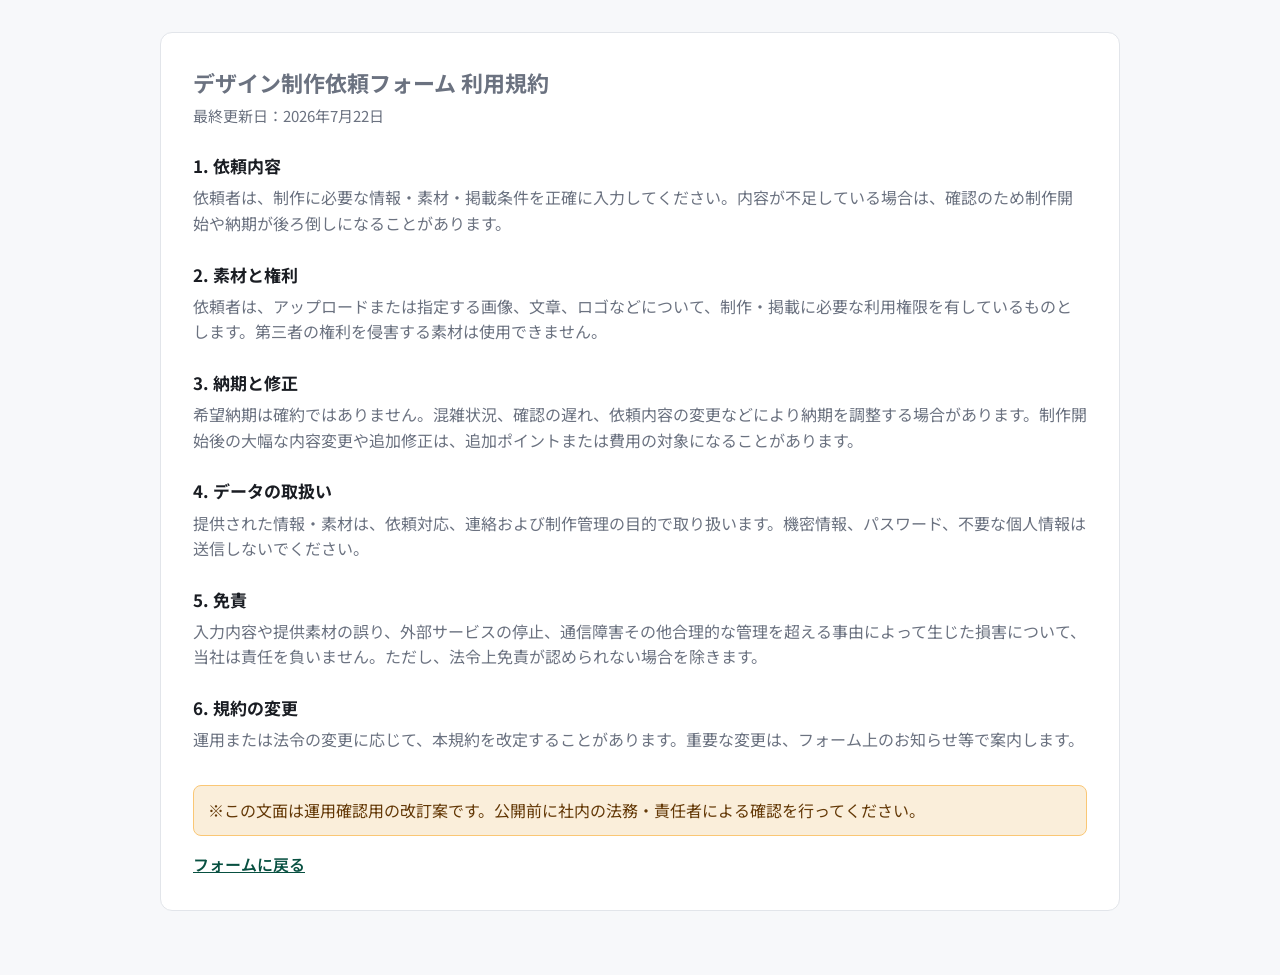
<file: terms.html>
<!DOCTYPE html>
<html lang="ja">
<head>
  <meta charset="UTF-8">
  <meta name="viewport" content="width=device-width, initial-scale=1.0">
  <meta name="robots" content="noindex, nofollow, noarchive, nosnippet">
  <meta name="googlebot" content="noindex, nofollow, noarchive, nosnippet">
  <title>デザイン制作依頼フォーム 利用規約 | 確認用</title>
  <link rel="preconnect" href="https://fonts.googleapis.com">
  <link rel="preconnect" href="https://fonts.gstatic.com" crossorigin>
  <link href="https://fonts.googleapis.com/css2?family=Noto+Sans+JP:wght@400;500;700&display=swap" rel="stylesheet">
  <link rel="stylesheet" href="style.css">
</head>
<body>
  <main class="main">
    <article class="fw terms-page">
      <p class="ptitle">デザイン制作依頼フォーム 利用規約</p>
      <p class="psub">最終更新日：2026年7月22日</p>
      <section><h2>1. 依頼内容</h2><p>依頼者は、制作に必要な情報・素材・掲載条件を正確に入力してください。内容が不足している場合は、確認のため制作開始や納期が後ろ倒しになることがあります。</p></section>
      <section><h2>2. 素材と権利</h2><p>依頼者は、アップロードまたは指定する画像、文章、ロゴなどについて、制作・掲載に必要な利用権限を有しているものとします。第三者の権利を侵害する素材は使用できません。</p></section>
      <section><h2>3. 納期と修正</h2><p>希望納期は確約ではありません。混雑状況、確認の遅れ、依頼内容の変更などにより納期を調整する場合があります。制作開始後の大幅な内容変更や追加修正は、追加ポイントまたは費用の対象になることがあります。</p></section>
      <section><h2>4. データの取扱い</h2><p>提供された情報・素材は、依頼対応、連絡および制作管理の目的で取り扱います。機密情報、パスワード、不要な個人情報は送信しないでください。</p></section>
      <section><h2>5. 免責</h2><p>入力内容や提供素材の誤り、外部サービスの停止、通信障害その他合理的な管理を超える事由によって生じた損害について、当社は責任を負いません。ただし、法令上免責が認められない場合を除きます。</p></section>
      <section><h2>6. 規約の変更</h2><p>運用または法令の変更に応じて、本規約を改定することがあります。重要な変更は、フォーム上のお知らせ等で案内します。</p></section>
      <p class="terms-note">※この文面は運用確認用の改訂案です。公開前に社内の法務・責任者による確認を行ってください。</p>
      <p><a class="terms-link" href="form.html">フォームに戻る</a></p>
    </article>
  </main>
</body>
</html>
</file>
<file: style.css>
/* =============================================
   確認用デザインオーダーフォーム — style.css
   ============================================= */

:root {
  --color-bg: #f7f8fa;
  --color-surface: #ffffff;
  --color-border: #e2e5ea;
  --color-border-light: #eef0f3;
  --color-text: #1a1d23;
  --color-text-sub: #6b7280;
  --color-text-muted: #9ca3af;
  --color-primary: #1D9E75;
  --color-primary-dark: #0F6E56;
  --color-primary-light: #E1F5EE;
  --color-primary-mid: #5DCAA5;
  --color-primary-deep: #085041;
  --color-warn-bg: #FAEEDA;
  --color-warn-border: #FAC775;
  --color-warn-text: #633806;
  --color-error: #A32D2D;
  --color-error-border: #E24B4A;
  --color-error-bg: #FAECE7;
  --color-error-label: #993C1D;
  --radius-sm: 6px;
  --radius-md: 8px;
  --radius-lg: 12px;
  --font: 'Noto Sans JP', sans-serif;
  --header-h: 56px;
}

*, *::before, *::after { box-sizing: border-box; margin: 0; padding: 0; }

body {
  font-family: var(--font);
  background: var(--color-bg);
  color: var(--color-text);
  min-height: 100vh;
  font-size: 16px;
  line-height: 1.6;
}

/* ---- Header ---- */
.site-header {
  position: sticky;
  top: 0;
  z-index: 100;
  background: var(--color-surface);
  border-bottom: 1px solid var(--color-border);
  height: var(--header-h);
}
.header-inner {
  max-width: 1040px;
  margin: 0 auto;
  padding: 0 1.5rem;
  height: 100%;
  display: flex;
  align-items: center;
  justify-content: space-between;
}
.header-logo {
  display: flex;
  align-items: center;
  gap: 8px;
  font-weight: 700;
  font-size: 15px;
  color: var(--color-primary-deep);
}
.header-logo i { font-size: 20px; color: var(--color-primary); }
.header-right {
  font-size: 12px;
  color: var(--color-text-sub);
  font-weight: 500;
}

/* ---- Main & Layout ---- */
.main { padding: 2rem 1.5rem 4rem; }
.fw { max-width: 960px; margin: 0 auto; }

/* ---- Step Indicator ---- */
.steps {
  display: flex;
  margin-bottom: 1.5rem;
  position: relative;
}
.steps::before {
  content: '';
  position: absolute;
  top: 14px;
  left: 0; right: 0;
  height: 1px;
  background: var(--color-border);
  z-index: 0;
}
.sd { flex: 1; text-align: center; position: relative; z-index: 1; }
.dot {
  width: 28px; height: 28px;
  border-radius: 50%;
  border: 1.5px solid var(--color-border);
  background: var(--color-surface);
  margin: 0 auto 5px;
  display: flex; align-items: center; justify-content: center;
  font-size: 12px;
  color: var(--color-text-sub);
  transition: background .2s, border-color .2s, color .2s;
}
.dot i { font-size: 12px; }
.dot.on { background: var(--color-primary); border-color: var(--color-primary); color: #fff; }
.dot.done { background: var(--color-primary-deep); border-color: var(--color-primary-deep); color: #fff; }
.slbl { font-size: 10px; color: var(--color-text-muted); line-height: 1.3; }
.slbl.on { color: var(--color-text); font-weight: 500; }

/* Progress Bar */
.prog-bar { height: 3px; background: var(--color-border-light); border-radius: 2px; margin-bottom: 1.75rem; overflow: hidden; }
.prog-fill { height: 100%; background: var(--color-primary); border-radius: 2px; transition: width .35s ease; }

/* ---- Panels ---- */
.panel { display: none; animation: fadeIn .2s ease; scroll-margin-top: calc(var(--header-h) + 18px); }
.panel.on { display: block; }
@keyframes fadeIn { from { opacity: 0; transform: translateY(6px); } to { opacity: 1; transform: translateY(0); } }

.ptitle { font-size: 22px; font-weight: 700; margin-bottom: 4px; }
.psub { font-size: 15px; color: var(--color-text-sub); margin-bottom: 1.5rem; line-height: 1.6; }

/* ---- Fields ---- */
.field { margin-bottom: 1.15rem; }
.lbl {
  font-size: 15px; font-weight: 500;
  margin-bottom: 6px;
  display: flex; align-items: center; gap: 6px;
}
.req {
  font-size: 11px;
  background: var(--color-error-bg);
  color: var(--color-error-label);
  padding: 1px 7px; border-radius: 4px;
}
.opt {
  font-size: 11px;
  background: var(--color-bg);
  color: var(--color-text-muted);
  padding: 1px 7px; border-radius: 4px;
}
.hint { font-size: 12px; color: var(--color-text-muted); margin-top: 4px; line-height: 1.5; }
.err { font-size: 12px; color: var(--color-error); margin-top: 4px; display: none; }
.field.inv .err { display: block; }
.field.inv input,
.field.inv select,
.field.inv textarea { border-color: var(--color-error-border) !important; }

/* ---- Form Controls ---- */
input, select, textarea {
  width: 100%;
  padding: 9px 12px;
  font-size: 16px;
  font-family: var(--font);
  border: 1px solid var(--color-border);
  border-radius: var(--radius-md);
  background: var(--color-surface);
  color: var(--color-text);
  outline: none;
  transition: border-color .15s, box-shadow .15s;
}
input:focus, select:focus, textarea:focus {
  border-color: var(--color-primary);
  box-shadow: 0 0 0 3px rgba(29,158,117,.12);
}
select {
  appearance: none;
  background-image: url("data:image/svg+xml,%3Csvg xmlns='http://www.w3.org/2000/svg' width='16' height='16' viewBox='0 0 24 24' fill='none' stroke='%239ca3af' stroke-width='2'%3E%3Cpolyline points='6 9 12 15 18 9'/%3E%3C/svg%3E");
  background-repeat: no-repeat;
  background-position: right 11px center;
  padding-right: 36px;
}
textarea { resize: vertical; min-height: 80px; line-height: 1.65; }

/* ---- Grids ---- */
.r2 { display: grid; grid-template-columns: 1fr 1fr; gap: 12px; }
.r3 { display: grid; grid-template-columns: 1fr 1fr 1fr; gap: 10px; }

/* ---- Radio Buttons ---- */
.radios { display: flex; flex-wrap: wrap; gap: 8px; }
.rbtn {
  border: 1px solid var(--color-border);
  border-radius: var(--radius-md);
  padding: 7px 14px;
  cursor: pointer;
  font-size: 13px;
  font-family: var(--font);
  color: var(--color-text);
  background: var(--color-surface);
  transition: border-color .15s, background .15s, color .15s;
  display: inline-flex; align-items: center; gap: 5px;
  user-select: none;
}
.rbtn:hover { border-color: var(--color-primary); background: var(--color-primary-light); }
.rbtn.sel { border-color: var(--color-primary); background: var(--color-primary-light); color: var(--color-primary-deep); font-weight: 500; }
.fixsource-option { align-items: flex-start; flex-direction: column; gap: 2px; }
.fixsource-option small { color: var(--color-text-sub); font-size: 11px; font-weight: 400; }
.locked-field .rbtn { cursor: default; pointer-events: none; }

/* ---- Card Radios (画像種別) ---- */
.rcard {
  border: 1px solid var(--color-border);
  border-radius: var(--radius-md);
  padding: 12px 14px;
  cursor: pointer;
  transition: border-color .15s, background .15s;
  background: var(--color-surface);
  user-select: none;
}
.rcard:hover { border-color: var(--color-primary); background: var(--color-primary-light); }
.rcard.sel { border-color: var(--color-primary); background: var(--color-primary-light); }
.rcard-title { font-size: 13px; font-weight: 500; margin-bottom: 2px; }
.rcard-title i { margin-right: 3px; }
.rcard-sub { font-size: 11px; color: var(--color-text-sub); }

/* ---- Plan Section ---- */
.plan-section {
  background: var(--color-bg);
  border-radius: var(--radius-md);
  padding: 1rem;
  margin-top: 8px;
}
.plan-title { font-size: 12px; font-weight: 500; color: var(--color-text-sub); margin-bottom: 8px; }
.chk-grid { display: flex; flex-direction: column; gap: 6px; }
.chk-item {
  display: flex; align-items: flex-start; gap: 10px;
  padding: 8px 12px;
  border: 1px solid var(--color-border);
  border-radius: var(--radius-md);
  cursor: pointer;
  background: var(--color-surface);
  transition: background .15s, border-color .15s;
  user-select: none;
}
.chk-item:hover { background: var(--color-bg); }
.chk-item.chk { border-color: var(--color-primary); background: var(--color-primary-light); }
.chk-item input[type="checkbox"] { width: 15px; height: 15px; flex-shrink: 0; margin-top: 2px; accent-color: var(--color-primary); cursor: pointer; }
.chk-label-text { font-size: 13px; color: var(--color-text); }

/* ---- Size Section ---- */
.size-section {
  background: var(--color-primary-light);
  border: 1px solid var(--color-primary-mid);
  border-radius: var(--radius-md);
  padding: 1rem;
  margin-top: 8px;
}
.size-title { font-size: 12px; font-weight: 500; color: var(--color-primary-deep); margin-bottom: 8px; }
.size-grid { display: flex; flex-direction: column; gap: 5px; }
.size-item {
  display: flex; align-items: center; gap: 8px;
  padding: 6px 10px;
  border: 1px solid #9FE1CB;
  border-radius: var(--radius-md);
  cursor: pointer;
  background: rgba(255,255,255,.6);
  transition: background .15s, border-color .15s;
  font-size: 13px; color: var(--color-primary-deep);
  user-select: none;
}
.size-item:hover { background: white; }
.size-item.chk { border-color: var(--color-primary); background: white; font-weight: 500; }
.size-item input[type="checkbox"] { width: 14px; height: 14px; accent-color: var(--color-primary); cursor: pointer; flex-shrink: 0; }
.size-summary {
  background: var(--color-primary-light);
  border: 1px solid var(--color-primary-mid);
  border-radius: var(--radius-md);
  padding: 10px 14px;
  font-size: 13px; color: var(--color-primary-deep);
  margin-top: 8px; display: none;
}
.size-summary.show { display: block; }
.size-summary strong { display: block; margin-bottom: 5px; }
.size-summary-row { padding: 2px 0; }

/* ---- Other Inputs ---- */
.other-input { display: none; }
.other-input.show { display: block; }
.reset-link {
  font-size: 12px; color: var(--color-primary);
  cursor: pointer; text-decoration: underline;
  margin-top: 5px; display: none;
}

/* ---- Upload ---- */
.upload-box {
  border: 1.5px dashed var(--color-border);
  border-radius: var(--radius-md);
  padding: 1.5rem;
  text-align: center;
  cursor: pointer;
  transition: border-color .15s, background .15s;
  background: var(--color-bg);
}
.upload-box:hover { border-color: var(--color-primary); background: var(--color-primary-light); }
.upload-icon { font-size: 28px; color: var(--color-text-muted); display: block; margin-bottom: 6px; }
.upload-main { font-size: 13px; font-weight: 500; margin-bottom: 3px; }
.upload-sub { font-size: 12px; color: var(--color-text-muted); }
.flist { margin-top: 10px; display: flex; flex-direction: column; gap: 6px; }
.ftag {
  display: flex; align-items: center; gap: 8px;
  background: var(--color-surface);
  border: 1px solid var(--color-border);
  border-radius: var(--radius-sm);
  padding: 6px 10px;
  font-size: 12px;
}
.ftag i { font-size: 15px; color: var(--color-primary); }
.ftag .fn { flex: 1; overflow: hidden; text-overflow: ellipsis; white-space: nowrap; }
.ftag .fsize { font-size: 11px; color: var(--color-text-muted); }
.ftag .dx { cursor: pointer; color: var(--color-text-muted); font-size: 15px; transition: color .15s; }
.ftag .dx:hover { color: var(--color-error); }

/* ---- Notice Box ---- */
.notice-box {
  background: var(--color-bg);
  border-radius: var(--radius-md);
  padding: 1rem;
  margin-bottom: 1rem;
}
.notice-box-title { font-size: 12px; font-weight: 500; color: var(--color-text-sub); margin-bottom: 10px; text-transform: uppercase; letter-spacing: .05em; }
.notice-box-body { font-size: 12px; color: var(--color-text-sub); line-height: 1.75; }

/* ---- Mat Items (チェックリスト) ---- */
.mat-items { display: flex; flex-direction: column; gap: 6px; margin-top: 12px; }
.mat-item {
  display: flex; align-items: flex-start; gap: 10px;
  padding: 9px 12px;
  border: 1px solid var(--color-border);
  border-radius: var(--radius-md);
  cursor: pointer;
  background: var(--color-surface);
  transition: background .15s, border-color .15s;
  user-select: none;
}
.mat-item:hover { background: var(--color-bg); }
.mat-item.chk { border-color: var(--color-primary); background: var(--color-primary-light); }
.mat-item input[type="checkbox"] { width: 15px; height: 15px; flex-shrink: 0; margin-top: 2px; accent-color: var(--color-primary); cursor: pointer; }
.mat-cl { font-size: 13px; color: var(--color-text); }
.mat-cs { font-size: 11px; color: var(--color-text-sub); margin-top: 1px; }

/* ---- Chk Status ---- */
.chk-status { margin-top: 1rem; }
.warn-box {
  background: var(--color-warn-bg);
  border: 1px solid var(--color-warn-border);
  border-radius: var(--radius-md);
  padding: 10px 14px;
  font-size: 13px; color: var(--color-warn-text);
  display: flex; gap: 8px; align-items: flex-start;
  margin-top: 8px;
}
.warn-box i { font-size: 16px; flex-shrink: 0; margin-top: 1px; }
.ok-box {
  background: var(--color-primary-light);
  border: 1px solid var(--color-primary-mid);
  border-radius: var(--radius-md);
  padding: 10px 14px;
  font-size: 13px; color: var(--color-primary-deep);
  display: flex; gap: 8px; align-items: center;
  margin-top: 8px;
}
.ok-box i { font-size: 16px; flex-shrink: 0; }

/* ---- Preview ---- */
.preview {
  background: var(--color-bg);
  border-radius: var(--radius-lg);
  padding: 1.5rem;
  margin-bottom: 1.25rem;
}
.psec { margin-bottom: 1rem; }
.psec:last-child { margin-bottom: 0; }
.psec-h { font-size: 11px; font-weight: 600; color: var(--color-text-muted); text-transform: uppercase; letter-spacing: .08em; margin-bottom: 8px; }
.prow { display: flex; gap: 8px; margin-bottom: 5px; font-size: 13px; }
.pk { color: var(--color-text-sub); min-width: 140px; flex-shrink: 0; }
.pv { color: var(--color-text); font-weight: 500; word-break: break-all; }
.pdiv { border-top: 1px solid var(--color-border); margin: 1rem 0; }
.badge { display: inline-block; font-size: 11px; padding: 2px 8px; border-radius: 4px; background: var(--color-primary-light); color: var(--color-primary-deep); margin: 2px; }

.submit-notice {
  background: var(--color-bg);
  border-left: 3px solid var(--color-primary);
  border-radius: 0 var(--radius-md) var(--radius-md) 0;
  padding: 10px 14px;
  font-size: 13px; color: var(--color-text-sub);
  margin-bottom: 1.25rem;
  display: flex; align-items: center; gap: 7px;
}
.submit-notice span { flex: 1; }
.terms-link, .catalog-guide a {
  color: var(--color-primary-deep);
  font-weight: 600;
  text-decoration: underline;
}
.terms-link { white-space: nowrap; }
.catalog-guide {
  background: var(--color-primary-light);
  border: 1px solid var(--color-primary-mid);
  border-radius: var(--radius-md);
  color: var(--color-primary-deep);
  font-size: 13px;
  line-height: 1.6;
  margin-bottom: 10px;
  padding: 10px 12px;
}
.catalog-guide a { margin-left: 8px; }
.upload-error { display: none; }

/* ---- Nav ---- */
.nav {
  display: flex; justify-content: space-between; align-items: center;
  margin-top: 2rem;
  padding-top: 1.25rem;
  border-top: 1px solid var(--color-border-light);
}
.btn {
  padding: 10px 22px;
  border-radius: var(--radius-md);
  font-size: 14px; font-weight: 500;
  font-family: var(--font);
  cursor: pointer;
  transition: background .15s, border-color .15s;
  border: 1px solid var(--color-border);
  background: var(--color-surface);
  color: var(--color-text);
  display: inline-flex; align-items: center; gap: 6px;
}
.btn:hover { background: var(--color-bg); }
.btn.pri { background: var(--color-primary); border-color: var(--color-primary); color: #fff; }
.btn.pri:hover { background: var(--color-primary-dark); }

/* ---- Success ---- */
.success { text-align: center; padding: 3rem 1rem; }
.sicon { font-size: 48px; color: var(--color-primary); margin-bottom: 1rem; display: block; }
.stitle { font-size: 22px; font-weight: 700; margin-bottom: 10px; }
.ssub { font-size: 14px; color: var(--color-text-sub); line-height: 1.8; }

/* ---- Common/Individual Toggle ---- */
.mode-toggle {
  display: flex;
  gap: 8px;
  margin-bottom: 1rem;
}
.mode-btn {
  flex: 1;
  border: 1px solid var(--color-border);
  border-radius: var(--radius-md);
  padding: 10px 14px;
  cursor: pointer;
  background: var(--color-surface);
  text-align: left;
  transition: border-color .15s, background .15s;
}
.mode-btn:hover { border-color: var(--color-primary); }
.mode-btn.sel { border-color: var(--color-primary); background: var(--color-primary-light); }
.mode-btn-title { font-size: 13px; font-weight: 600; display: flex; align-items: center; gap: 6px; margin-bottom: 2px; }
.mode-btn-sub { font-size: 11px; color: var(--color-text-sub); }

/* ---- Image Instruction Cards (画像ごとの指示) ---- */
.img-cards { display: flex; flex-direction: column; gap: 10px; margin-top: 4px; }
.img-card {
  border: 1px solid var(--color-border);
  border-radius: var(--radius-lg);
  background: var(--color-surface);
  overflow: hidden;
}
.img-card-head {
  display: flex;
  align-items: center;
  gap: 10px;
  padding: 12px 14px;
  background: var(--color-bg);
}
.img-card-num {
  width: 24px; height: 24px;
  border-radius: 50%;
  background: var(--color-primary);
  color: #fff;
  font-size: 12px;
  font-weight: 700;
  display: flex; align-items: center; justify-content: center;
  flex-shrink: 0;
}
.img-card-label { flex: 1; font-size: 13px; font-weight: 600; }
.img-card-tag {
  font-size: 11px;
  background: var(--color-primary-light);
  color: var(--color-primary-deep);
  padding: 2px 8px;
  border-radius: 4px;
  flex-shrink: 0;
}
.img-card-toggle {
  font-size: 12px;
  color: var(--color-primary);
  cursor: pointer;
  font-weight: 500;
  white-space: nowrap;
  flex-shrink: 0;
}
.img-card-toggle:hover { text-decoration: underline; }
.img-card-body {
  display: none;
  padding: 14px;
  border-top: 1px solid var(--color-border-light);
}
.img-card-body.open { display: block; }
.img-card-body .field:last-child { margin-bottom: 0; }

/* ---- Deadline Guide Table (納期早見表) ---- */
.deadline-guide {
  background: var(--color-bg);
  border-radius: var(--radius-md);
  padding: 1rem;
  margin-top: 1rem;
}
.deadline-guide-title {
  font-size: 13px;
  font-weight: 600;
  margin-bottom: 10px;
  display: flex;
  align-items: center;
  gap: 6px;
}
.deadline-table-wrap { overflow-x: auto; margin-bottom: 10px; }
.deadline-table {
  width: 100%;
  border-collapse: collapse;
  font-size: 12px;
  min-width: 480px;
}
.deadline-table th, .deadline-table td {
  border: 1px solid var(--color-border);
  padding: 6px 8px;
  text-align: center;
  white-space: nowrap;
}
.deadline-table th {
  background: var(--color-surface);
  font-weight: 600;
  color: var(--color-text-sub);
}
.deadline-table td.normal { background: var(--color-primary-light); color: var(--color-primary-deep); font-weight: 600; }
.deadline-table td.rate-disabled { background: var(--color-border-light); color: var(--color-text-muted); }
.rate-cutoff { display: block; font-size: 10px; color: var(--color-text-muted); }
.deadline-note-list { font-size: 12px; color: var(--color-text-sub); line-height: 1.8; margin: 0; padding-left: 1.1em; }

/* ---- Image-type Tag chips (雰囲気) ---- */
.tag-chk { display: flex; flex-wrap: wrap; gap: 6px; }
.tag-chk label {
  border: 1px solid var(--color-border);
  border-radius: 16px;
  padding: 5px 12px;
  font-size: 12px;
  cursor: pointer;
  background: var(--color-surface);
  transition: border-color .15s, background .15s, color .15s;
  user-select: none;
}
.tag-chk input { display: none; }
.tag-chk label:hover { border-color: var(--color-primary); }
.tag-chk label.chk { border-color: var(--color-primary); background: var(--color-primary-light); color: var(--color-primary-deep); font-weight: 500; }
.mood-group { width: 100%; }
.mood-group + .mood-group { margin-top: 14px; }
.mood-group-label { margin-bottom: 8px; font-size: 13px; font-weight: 700; color: var(--color-text); }
.mood-options { display: flex; flex-wrap: wrap; gap: 6px; }

/* ---- Notice / Congestion Cards ---- */
.notice-stack {
  display: grid;
  grid-template-columns: 1fr 1fr;
  gap: 12px;
  margin-bottom: 1.5rem;
}
.notice-stack.single { grid-template-columns: 1fr; }
.info-card {
  border: 1px solid var(--color-border);
  border-radius: var(--radius-md);
  background: var(--color-surface);
  overflow: hidden;
}
.info-card-head {
  padding: 9px 14px;
  background: var(--color-bg);
  font-size: 12px;
  font-weight: 600;
  display: flex;
  align-items: center;
  gap: 6px;
  color: var(--color-text-sub);
}
.info-card-body { padding: 10px 14px; max-height: 110px; overflow-y: auto; }
.info-entry { font-size: 12px; line-height: 1.6; padding: 4px 0; }
.info-entry + .info-entry { border-top: 1px solid var(--color-border-light); margin-top: 4px; padding-top: 6px; }
.info-entry-date { color: var(--color-primary-deep); font-weight: 600; margin-bottom: 2px; }
.info-entry-text { color: var(--color-text-sub); }
.info-card.congestion .info-card-head { background: var(--color-primary-light); color: var(--color-primary-deep); }
.congestion-row { display: flex; align-items: center; gap: 10px; }
.congestion-icon {
  width: 34px; height: 34px;
  border-radius: 50%;
  background: var(--color-primary-light);
  color: var(--color-primary-deep);
  display: flex; align-items: center; justify-content: center;
  font-size: 16px;
  flex-shrink: 0;
}
.congestion-icon.busy { background: var(--color-warn-bg); color: var(--color-warn-text); }
.congestion-label { font-size: 13px; font-weight: 600; }
.congestion-sub { font-size: 11px; color: var(--color-text-sub); margin-top: 1px; }

/* ---- Medium Blocks (媒体ごとのプラン・サイズ) ---- */
.medium-block {
  border: 1px solid var(--color-primary-mid);
  border-radius: var(--radius-lg);
  background: var(--color-primary-light);
  padding: 1rem;
  margin-bottom: 14px;
}
.medium-block-head {
  font-size: 13px;
  font-weight: 700;
  color: var(--color-primary-deep);
  margin-bottom: 10px;
  display: flex;
  align-items: center;
  gap: 6px;
}
.medium-block .plan-section,
.medium-block .size-section { background: var(--color-surface); }
.medium-block .size-section { border-color: var(--color-border); }

/* ---- Terms ---- */
.terms-page {
  background: var(--color-surface);
  border: 1px solid var(--color-border);
  border-radius: var(--radius-lg);
  padding: 2rem;
}
.terms-page section { margin: 1.5rem 0; }
.terms-page h2 { font-size: 17px; margin-bottom: 6px; }
.terms-page p { color: var(--color-text-sub); }
.terms-note {
  background: var(--color-warn-bg);
  border: 1px solid var(--color-warn-border);
  border-radius: var(--radius-md);
  color: var(--color-warn-text) !important;
  margin: 2rem 0 1rem;
  padding: 12px 14px;
}

/* ---- Design Instruction Block (共通／個別カード共有テンプレート) ---- */
.design-instruction-block { display: flex; flex-direction: column; gap: 0; }
.upload-box.small { padding: 1rem; }
.upload-box.small .upload-icon { font-size: 22px; margin-bottom: 4px; }

/* ---- Print specification ---- */
.print-spec-field {
  background: var(--color-surface);
  border: 1px solid var(--color-border);
  border-radius: var(--radius-md);
  padding: 1rem;
}
.print-external-details {
  border-top: 1px solid var(--color-border);
  margin-top: 14px;
  padding-top: 14px;
}
.print-spec-alert {
  background: var(--color-warn-bg);
  border: 1px solid var(--color-warn-border);
  border-radius: 6px;
  color: var(--color-warn-text);
  padding: 8px 10px;
}

/* ---- Add Card Button ---- */
.add-card-btn {
  width: 100%;
  margin-top: 12px;
  padding: 12px;
  border: 1.5px dashed var(--color-primary-mid);
  border-radius: var(--radius-md);
  background: var(--color-primary-light);
  color: var(--color-primary-deep);
  font-size: 14px;
  font-weight: 600;
  justify-content: center;
  gap: 6px;
  cursor: pointer;
  transition: background .15s, border-color .15s;
}
.add-card-btn:hover { background: white; border-color: var(--color-primary); }

/* ---- Card Remove Button ---- */
.img-card-remove {
  margin-left: auto;
  font-size: 12px;
  color: var(--color-error);
  cursor: pointer;
  display: flex;
  align-items: center;
  gap: 4px;
  padding: 2px 6px;
  border-radius: 4px;
  transition: background .15s;
}
.img-card-remove:hover { background: var(--color-error-bg); }

/* ---- Responsive ---- */
@media (max-width: 600px) {
  .r2, .r3 { grid-template-columns: 1fr; }
  .main { padding: 1.25rem 1rem 3rem; }
  .slbl { font-size: 9px; }
  .rbtn { font-size: 12px; padding: 6px 10px; }
  .mode-toggle { flex-direction: column; }
  .img-card-head { flex-wrap: wrap; }
  .notice-stack { grid-template-columns: 1fr; }
  body { font-size: 14px; }
  input, select, textarea { font-size: 16px; }
  .ptitle { font-size: 19px; }
  .psub, .lbl { font-size: 13px; }
  .submit-notice { align-items: flex-start; flex-wrap: wrap; }
  .terms-link { margin-left: 22px; }
  .terms-page { padding: 1.25rem; }
}
.print-subfield {
  border-top: 1px solid var(--color-border);
  margin-top: 14px;
  padding-top: 14px;
}
.preview-only-banner {
  max-width: 1080px;
  margin: 14px auto 0;
  padding: 10px 16px;
  border: 1px solid #f0c36a;
  border-radius: 10px;
  background: #fff8e7;
  color: #73510d;
  font-size: 13px;
  font-weight: 700;
  text-align: center;
}
</file>
